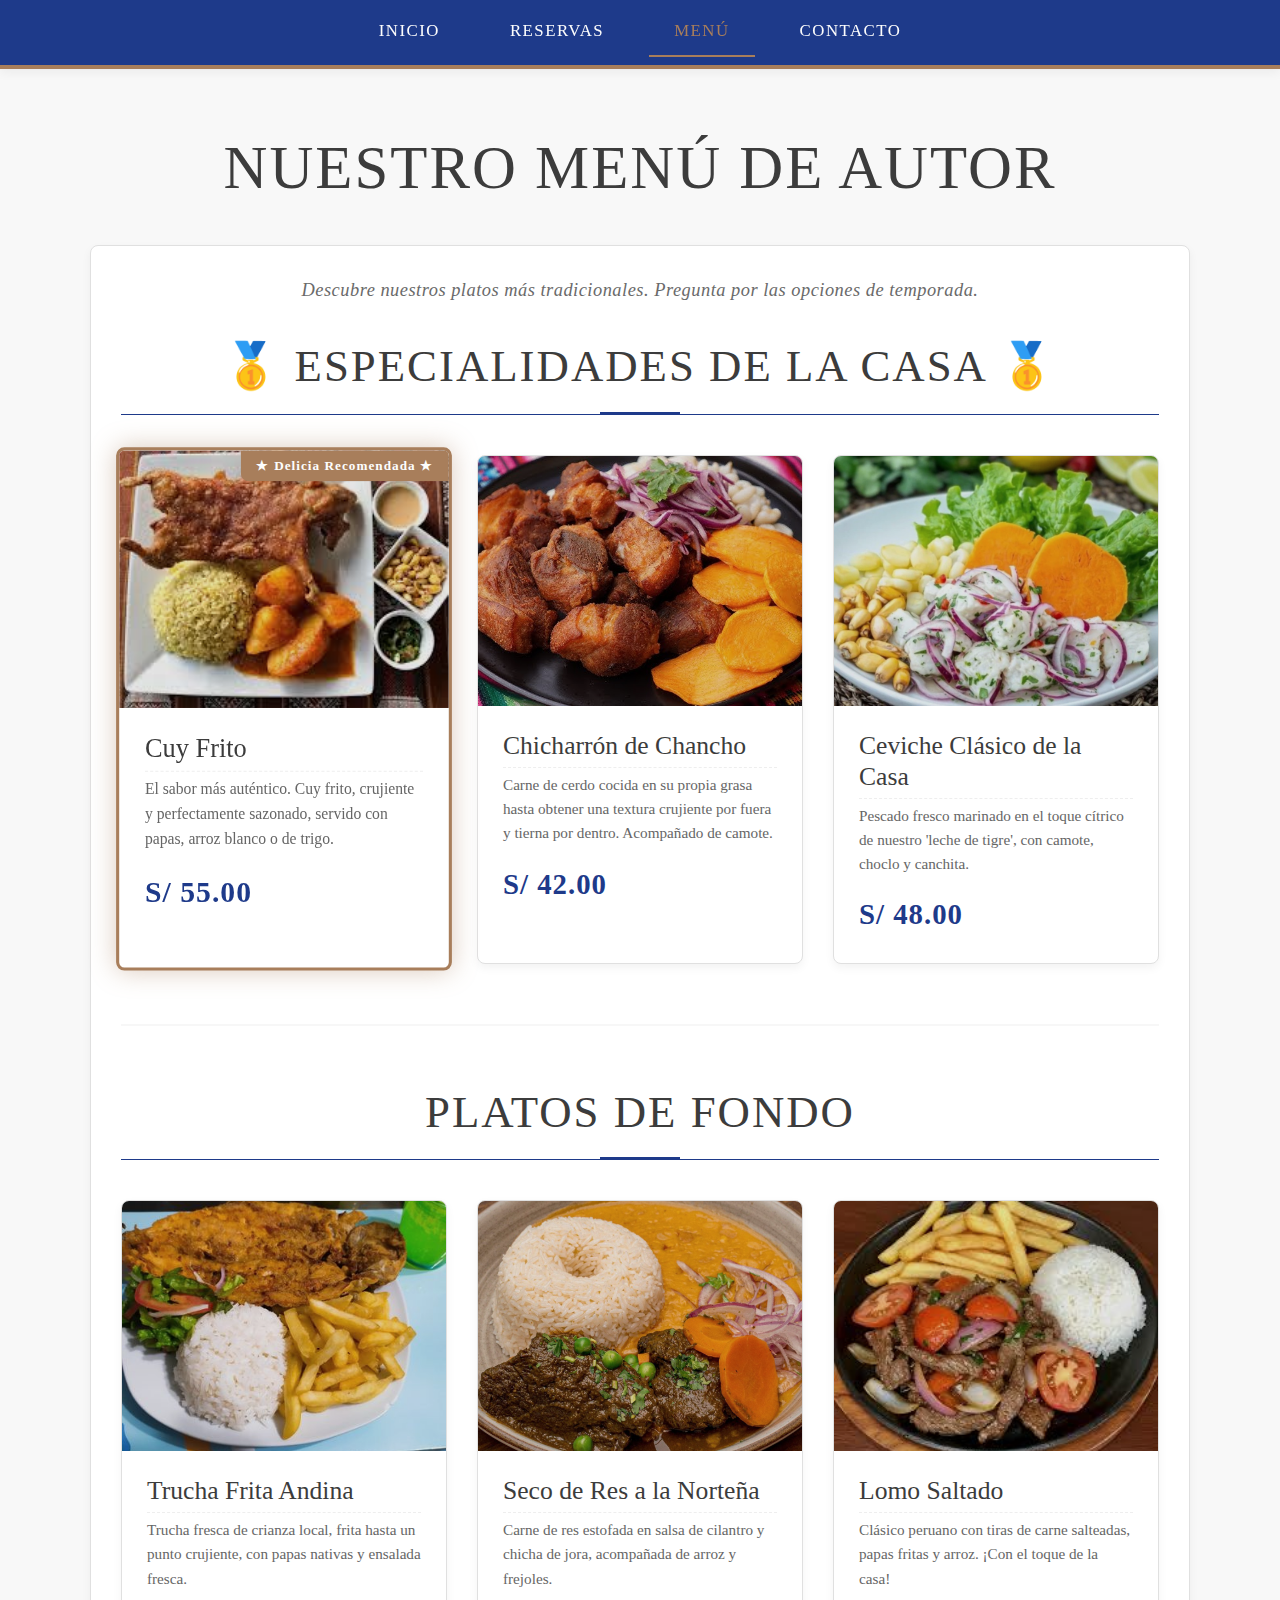
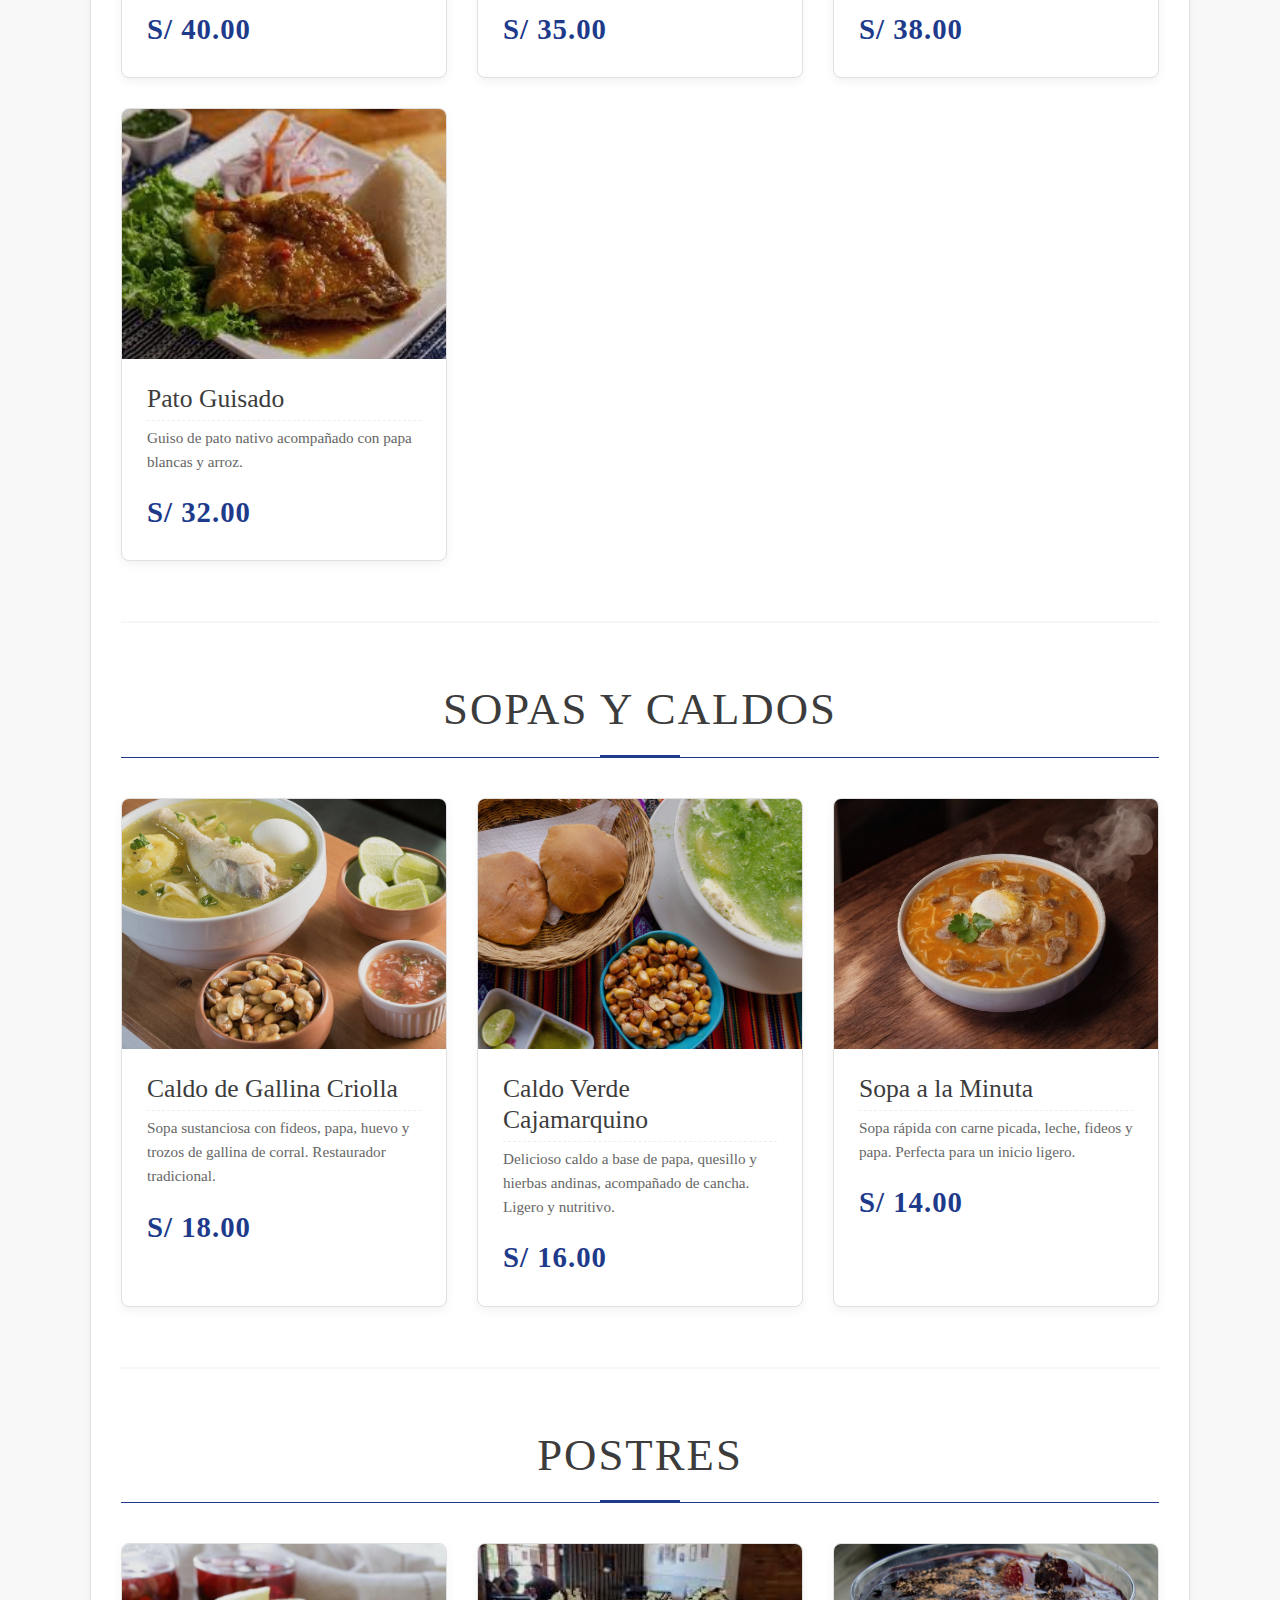
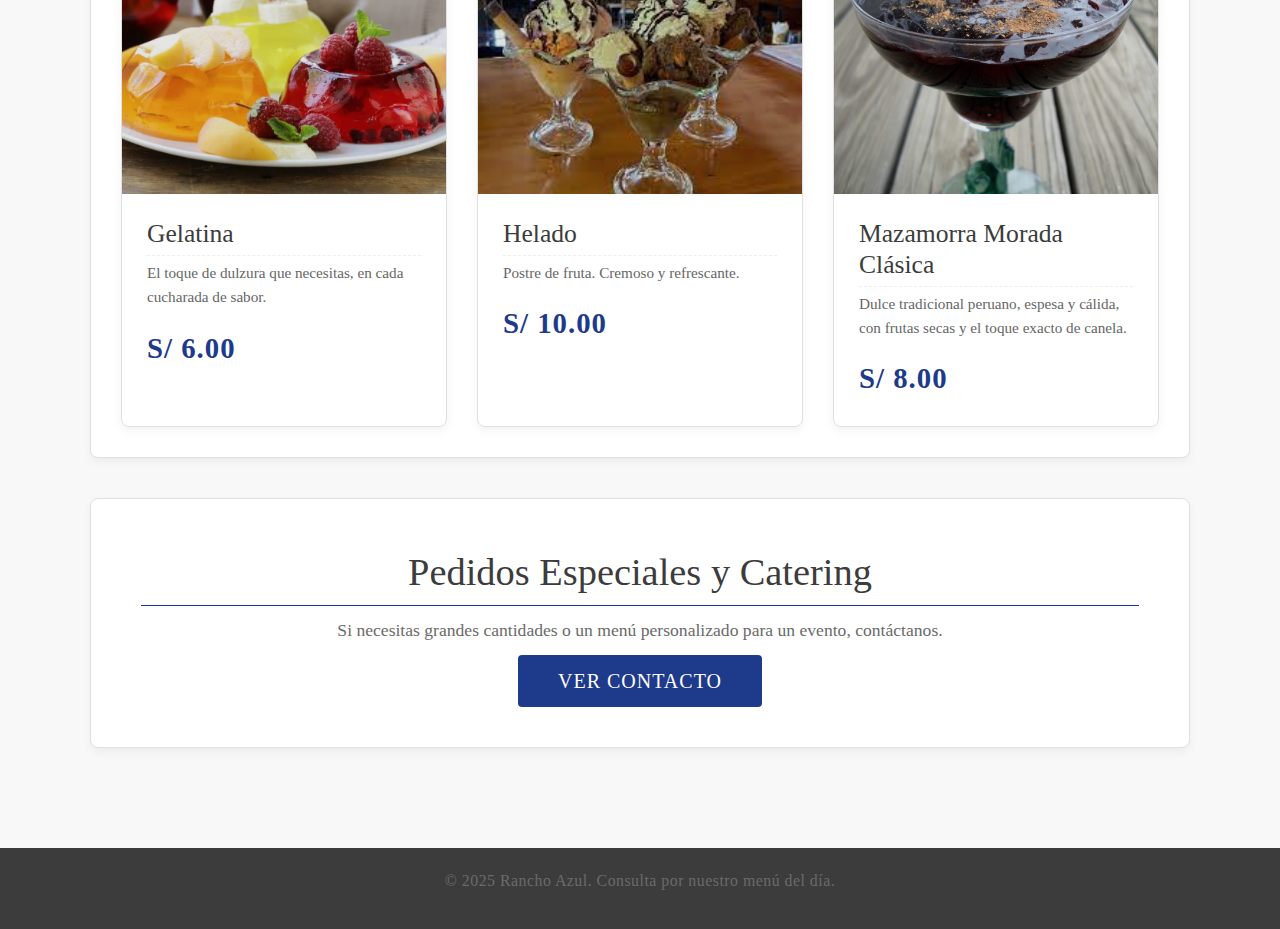
<file: menu.html>
<!DOCTYPE html>
<html lang="es">
<head>
    <meta charset="UTF-8">
    <meta name="viewport" content="width=device-width, initial-scale=1.0">
    <title>Rancho Azul - Menú</title>
    
    <link href="https://cdn.jsdelivr.net/npm/bootstrap@5.3.3/dist/css/bootstrap.min.css" rel="stylesheet" integrity="sha384-QWTKZyjpPEjISv5WaRU9OFeRpok6YctnYmDr5pNlyT2bRjXh0JMhjY6hW+ALEwIH" crossorigin="anonymous">

    <link rel="stylesheet" href="styles.css"> 
</head>
<body>

<nav class="navbar navbar-expand-lg navbar-dark">
    <div class="container-fluid nav-content">
        <ul class="navbar-nav mb-2 mb-lg-0">
            <li class="nav-item"><a class="nav-link" href="index.html">Inicio</a></li> 
            <li class="nav-item"><a class="nav-link" href="reservas.html">Reservas</a></li> 
            <li class="nav-item"><a class="nav-link active" href="menu.html">Menú</a></li>
            <li class="nav-item"><a class="nav-link" href="contacto.html">Contacto</a></li>
        </ul>
    </div>
</nav>

<main>
    <div class="container-principal">
        
        <h1 class="page-title">Nuestro Menú de Autor</h1> 
        
        <div class="menu-grid-wrapper card-info">
            <p class="reservas-intro-text" style="text-align: center;">
                Descubre nuestros platos más tradicionales. Pregunta por las opciones de temporada.
            </p>
            
            
            <h2 class="menu-category-title">🥇 Especialidades de la Casa 🥇</h2>
            
            <div class="menu-grid">
                
                <div class="menu-item-card star-dish">
                    <img src="IMG/cuy.png" alt="Cuy Frito" class="menu-item-image"> 
                    <div class="item-details">
                        <h3>Cuy Frito</h3>
                        <p>El sabor más auténtico. Cuy frito, crujiente y perfectamente sazonado, servido con papas, arroz blanco o de trigo.</p>
                        <span class="item-price">S/ 55.00</span>
                    </div>
                </div>

                <div class="menu-item-card">
                    <img src="IMG/chicharon.jpg" alt="Chicharrón de Chancho" class="menu-item-image">
                    <div class="item-details">
                        <h3>Chicharrón de Chancho</h3>
                        <p>Carne de cerdo cocida en su propia grasa hasta obtener una textura crujiente por fuera y tierna por dentro. Acompañado de camote.</p>
                        <span class="item-price">S/ 42.00</span>
                    </div>
                </div>
                
                <div class="menu-item-card">
                    <img src="IMG/ceve.jpg" alt="Ceviche Clásico" class="menu-item-image"> 
                    <div class="item-details">
                        <h3>Ceviche Clásico de la Casa</h3>
                        <p>Pescado fresco marinado en el toque cítrico de nuestro 'leche de tigre', con camote, choclo y canchita.</p>
                        <span class="item-price">S/ 48.00</span>
                    </div>
                </div> 
                
            </div>
            
            <hr style="margin: 60px 0; border-top: 2px solid var(--color-border-light);">


            <h2 class="menu-category-title">Platos de Fondo</h2>
            
            <div class="menu-grid">
                
                <div class="menu-item-card">
                    <img src="IMG/trucha.jpg" alt="Trucha Frita" class="menu-item-image"> 
                    <div class="item-details">
                        <h3>Trucha Frita Andina</h3>
                        <p>Trucha fresca de crianza local, frita hasta un punto crujiente, con papas nativas y ensalada fresca.</p>
                        <span class="item-price">S/ 40.00</span>
                    </div>
                </div>
                
                <div class="menu-item-card">
                    <img src="IMG/res.jpg" alt="Seco de Res" class="menu-item-image">
                    <div class="item-details">
                        <h3>Seco de Res a la Norteña</h3>
                        <p>Carne de res estofada en salsa de cilantro y chicha de jora, acompañada de arroz y frejoles.</p>
                        <span class="item-price">S/ 35.00</span>
                    </div>
                </div>
                
                <div class="menu-item-card">
                    <img src="IMG/lomo.jpg" alt="Lomo Saltado" class="menu-item-image">
                    <div class="item-details">
                        <h3>Lomo Saltado</h3>
                        <p>Clásico peruano con tiras de carne salteadas, papas fritas y arroz. ¡Con el toque de la casa!</p>
                        <span class="item-price">S/ 38.00</span>
                    </div>
                </div>
                
                <div class="menu-item-card">
                    <img src="IMG/pato.jpg" alt="Pato Guisado" class="menu-item-image">
                    <div class="item-details">
                        <h3>Pato Guisado</h3>
                        <p>Guiso de pato nativo acompañado con papa blancas y arroz.</p>
                        <span class="item-price">S/ 32.00</span>
                    </div>
                </div>
                </div>
            
            <hr style="margin: 60px 0; border-top: 2px solid var(--color-border-light);">


            <h2 class="menu-category-title">Sopas y Caldos</h2>

            <div class="menu-grid">

                <div class="menu-item-card">
                    <img src="IMG/caldo.jpg" alt="Caldo de Gallina" class="menu-item-image">
                    <div class="item-details">
                        <h3>Caldo de Gallina Criolla</h3>
                        <p>Sopa sustanciosa con fideos, papa, huevo y trozos de gallina de corral. Restaurador tradicional.</p>
                        <span class="item-price">S/ 18.00</span>
                    </div>
                </div>
                
                <div class="menu-item-card">
                    <img src="IMG/verde.jpg" alt="Caldo Verde" class="menu-item-image">
                    <div class="item-details">
                        <h3>Caldo Verde Cajamarquino</h3>
                        <p>Delicioso caldo a base de papa, quesillo y hierbas andinas, acompañado de cancha. Ligero y nutritivo.</p>
                        <span class="item-price">S/ 16.00</span>
                    </div>
                </div>
                
                <div class="menu-item-card">
                    <img src="IMG/minuta.jpg" alt="Sopa a la Minuta" class="menu-item-image">
                    <div class="item-details">
                        <h3>Sopa a la Minuta</h3>
                        <p>Sopa rápida con carne picada, leche, fideos y papa. Perfecta para un inicio ligero.</p>
                        <span class="item-price">S/ 14.00</span>
                    </div>
                </div>

            </div>
            
            <hr style="margin: 60px 0; border-top: 2px solid var(--color-border-light);">
            
            
            <h2 class="menu-category-title">Postres</h2>

            <div class="menu-grid">

                <div class="menu-item-card">
                    <img src="IMG/gelatina.jpg" alt="Gelatina" class="menu-item-image">
                    <div class="item-details">
                        <h3>Gelatina</h3>
                        <p>El toque de dulzura que necesitas, en cada cucharada de sabor.</p>
                        <span class="item-price">S/ 6.00</span>
                    </div>
                </div>

                <div class="menu-item-card">
                    <img src="IMG/helado.jpg" alt="Helado" class="menu-item-image">
                    <div class="item-details">
                        <h3>Helado</h3>
                        <p>Postre de fruta. Cremoso y refrescante.</p>
                        <span class="item-price">S/ 10.00</span>
                    </div>
                </div>
                
                <div class="menu-item-card">
                    <img src="IMG/maza.jpg" alt="Mazamorra" class="menu-item-image"> 
                    <div class="item-details">
                        <h3>Mazamorra Morada Clásica</h3>
                        <p>Dulce tradicional peruano, espesa y cálida, con frutas secas y el toque exacto de canela.</p>
                        <span class="item-price">S/ 8.00</span>
                    </div>
                </div>
                
            </div>
        </div>
        
        <section class="card-info about-us-full-width" style="text-align: center; margin-top: 30px;">
            <h2 class="about-us-title" style="margin-bottom: 10px;">Pedidos Especiales y Catering</h2>
            <p style="margin-bottom: 20px;">Si necesitas grandes cantidades o un menú personalizado para un evento, contáctanos.</p>
            <a href="contacto.html" class="cta-button btn-info" style="margin-top:20px;">Ver Contacto</a> 
        </section>
        
    </div>
</main>

<footer>
    <p>&copy; 2025 Rancho Azul. Consulta por nuestro menú del día.</p>
</footer>

<script src="https://cdn.jsdelivr.net/npm/bootstrap@5.3.3/dist/js/bootstrap.bundle.min.js" integrity="sha384-YvpcrYf0tY3lHB60NNkmXc5s9fDVZLESaAA55NDzOxhy9GkcIdslK1eN7N6jIeHz" crossorigin="anonymous"></script>

</body>
</html>
</file>
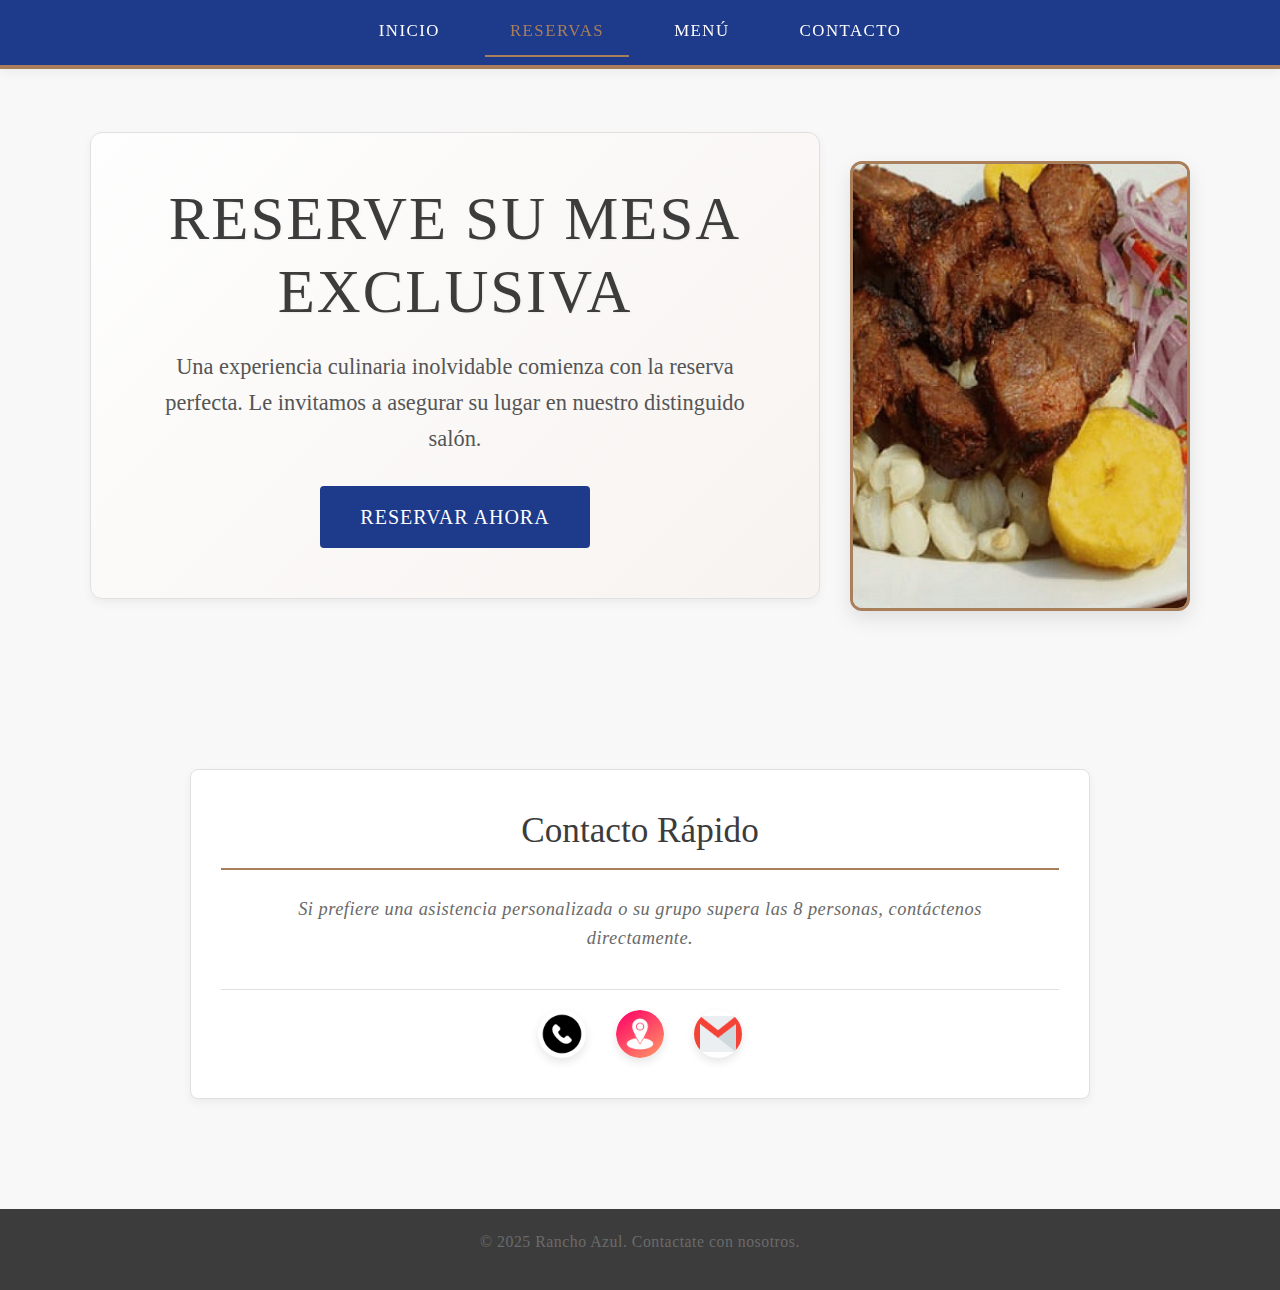
<file: reservas.html>
<!DOCTYPE html>
<html lang="es">
<head>
    <meta charset="UTF-8">
    <meta name="viewport" content="width=device-width, initial-scale=1.0">
    <title>Rancho Azul - Reservas</title>
    
    <link href="https://cdn.jsdelivr.net/npm/bootstrap@5.3.3/dist/css/bootstrap.min.css" rel="stylesheet" integrity="sha384-QWTKZyjpPEjISv5WaRU9OFeRpok6YctnYmDr5pNlyT2bRjXh0JMhjY6hW+ALEwIH" crossorigin="anonymous">
    
    <link rel="stylesheet" href="styles.css"> 
</head>
<body>

<nav class="navbar navbar-expand-lg navbar-dark">
    <div class="container-fluid nav-content">
        <ul class="navbar-nav mb-2 mb-lg-0">
            <li class="nav-item"><a class="nav-link" href="index.html">Inicio</a></li> 
            <li class="nav-item"><a class="nav-link active" href="reservas.html">Reservas</a></li> 
            <li class="nav-item"><a class="nav-link" href="menu.html">Menú</a></li>
            <li class="nav-item"><a class="nav-link" href="contacto.html">Contacto</a></li>
        </ul>
    </div>
</nav>

<main>
    <section id="reservas-hero" class="hero-content-wrapper container-principal">
        <div class="hero-section card-info">
            <h1>Reserve su Mesa Exclusiva</h1>
            <p>Una experiencia culinaria inolvidable comienza con la reserva perfecta. Le invitamos a asegurar su lugar en nuestro distinguido salón.</p>
            <button id="open-modal-btn" class="cta-button btn-info">Reservar Ahora</button>
        </div>
    
        <div class="image-carousel-wrapper">
            <div class="carousel-container">
                <img src="IMG/asu.jpg" alt="Plato gourmet en ambiente de lujo" class="carousel-image">
                <img src="IMG/chactado.jpg" alt="Copa de vino y mesa elegantemente puesta" class="carousel-image">
            </div>
        </div>
    </section>

    <div class="container-principal">
        <div class="card-info card-reservas">
            <h2>Contacto Rápido</h2>
            <p class="reservas-intro-text">
                Si prefiere una asistencia personalizada o su grupo supera las 8 personas, contáctenos directamente.
            </p>
            
            <div class="social-links-reservas">
                <a href="https://wa.me/51937350530?text=Hola,%20quisiera%20hacer%20una%20reserva%20en%20Rancho%20Azul." target="_blank" class="social-icon whatsapp-icon">
                    <img src="IMG/llamar.png" alt="WhatsApp/Teléfono" class="icon"> 
                </a>
                <a href="https://maps.google.com/?cid=16145937123755773283&g_mp=CiVnb29nbGUubWFwcy5wbGFjZXMudjEuUGxhY2VzLkdldFBsYWNl" target="_blank" class="social-icon map-icon">
                    <img src="IMG/ubicacion.png" alt="Google Maps" class="icon"> 
                </a>
                <a href="mailto:ventas.ranchoazul@gmail.com" target="_blank" class="social-icon gmail-icon">
                    <img src="IMG/gmail.png" alt="Gmail" class="icon"> 
                </a>
            </div>
        </div>
    </div>
</main>

<div id="reservation-modal" class="modal hidden">
    <div id="modal-backdrop" class="modal-backdrop"></div>
    
    <div class="modal-content">
        <span id="close-modal-btn" class="close-btn">×</span>
        
        <h2>Confirmación de Reserva</h2>
        
        <form id="reservation-form-modal" action="#" method="POST" class="reservation-form">
            
            <div class="availability-section">
                <h3>Buscar Disponibilidad</h3>
                
                <div class="availability-row">
                    
                    <div class="form-group">
                        <label for="fecha" class="form-label">Fecha:</label>
                        <input type="date" id="fecha" name="fecha" class="form-control" required>
                    </div>

                    <div class="form-group">
                        <label for="hora" class="form-label">Hora:</label>
                        <input type="time" id="hora" name="hora" class="form-control" required min="12:00" max="22:00">
                    </div>

                    <div class="form-group">
                        <label for="clientes" class="form-label">Personas:</label>
                        <input type="number" id="clientes" name="clientes" class="form-control" min="1" max="10" required>
                    </div>
                    
                    <button type="button" id="check-availability-btn" class="btn btn-primary check-availability-button">
                        Comprobar
                    </button>
                </div>
            </div>

            <div id="status-message" style="margin-top: 15px; padding: 10px; background-color: #e9ecef; border-radius: 4px; text-align: center;">
                Presiona "Comprobar" para verificar mesas.
            </div>
            <div id="error-message" class="hidden"></div>
            
            <div id="personal-data-section" class="hidden"> 
                
                <div style="margin-top: 20px;">
                    <h3>Datos Personales</h3>
                </div>

                <div class="form-group">
                    <label for="nombre" class="form-label">Nombre Completo:</label>
                    <input type="text" id="nombre" name="nombre" class="form-control" required>
                </div>
                
                <div class="form-group">
                    <label for="email" class="form-label">Correo Electrónico:</label>
                    <input type="email" id="email" name="email" class="form-control" required>
                </div>

                <div class="form-group">
                    <label for="telefono" class="form-label">Teléfono / WhatsApp:</label>
                    <input type="tel" id="telefono" name="telefono" class="form-control" required>
                </div>

                <button type="submit" class="btn btn-info submit-button">
                    Confirmar Reserva
                </button>
            </div>
            
        </form>
    </div>
</div>

<footer>
    <p>© 2025 Rancho Azul. Contactate con nosotros.</p>
</footer>

<script src="https://cdn.jsdelivr.net/npm/bootstrap@5.3.3/dist/js/bootstrap.bundle.min.js" integrity="sha384-YvpcrYf0tY3lHB60NNkmXc5s9fDVZLESaAA55NDzOxhy9GkcIdslK1eN7N6jIeHz" crossorigin="anonymous"></script>

<script>
document.addEventListener('DOMContentLoaded', function() {
    
    // =========================================
    // DECLARACIÓN DE ELEMENTOS DEL DOM
    // =========================================
    const modal = document.getElementById('reservation-modal');
    
    if (modal) {
        
        const body = document.body;
        const openModalBtn = document.getElementById('open-modal-btn');
        const closeModalBtn = document.getElementById('close-modal-btn');
        const modalBackdrop = document.getElementById('modal-backdrop');
        
        const checkAvailabilityButton = document.getElementById('check-availability-btn'); 
        const statusMessage = document.getElementById('status-message');
        const errorMessage = document.getElementById('error-message');
        const personalDataSection = document.getElementById('personal-data-section'); 
        const reservationForm = document.getElementById('reservation-form-modal');
        const fechaInput = document.getElementById('fecha');

        // Establecer la fecha mínima de forma elegante (hoy)
        const today = new Date().toISOString().split('T')[0];
        fechaInput.setAttribute('min', today);


        // =========================================
        // MANEJO DEL MODAL
        // =========================================
        function openModal() {
            modal.classList.remove('hidden');
            body.classList.add('modal-open'); 
            
            // Restablecer el estado inicial del formulario
            if (statusMessage) {
                statusMessage.textContent = 'Presiona "Comprobar" para verificar mesas.';
                statusMessage.className = 'alert'; // Usa una clase base para darle estilo consistente
                statusMessage.style.backgroundColor = '#e9ecef'; 
                statusMessage.style.color = '#495057'; 
                statusMessage.classList.remove('hidden'); 
            }
            
            if (errorMessage) {
                errorMessage.classList.add('hidden');
            }
            if (personalDataSection) {
                personalDataSection.classList.add('hidden');
            }
            
            if (reservationForm) {
                reservationForm.reset();
            }
        }

        function closeModal() {
            modal.classList.add('hidden');
            body.classList.remove('modal-open');
        }

        if (openModalBtn) {
            openModalBtn.addEventListener('click', function(e) {
                e.preventDefault(); 
                openModal();
            });
        }
        if (closeModalBtn) {
            closeModalBtn.addEventListener('click', closeModal);
        }
        if (modalBackdrop) {
            modalBackdrop.addEventListener('click', closeModal);
        }
        document.addEventListener('keydown', function(event) {
            if (event.key === "Escape" && !modal.classList.contains('hidden')) {
                closeModal();
            }
        });

        // =========================================
        // LÓGICA DE SIMULACIÓN DE DISPONIBILIDAD
        // =========================================
        if (checkAvailabilityButton) {
            checkAvailabilityButton.addEventListener('click', function(e) {
                e.preventDefault(); 
                
                statusMessage.classList.add('hidden');
                errorMessage.classList.add('hidden');
                personalDataSection.classList.add('hidden'); 
    
                const hora = document.getElementById('hora').value;
                const fechaInput = fechaInput.value;
                const clientes = parseInt(document.getElementById('clientes').value);
    
                if (!hora || !fechaInput || isNaN(clientes) || clientes < 1) {
                    errorMessage.textContent = '⛔ Por favor, introduce la fecha, hora y un número de personas válido (mínimo 1).';
                    errorMessage.style.backgroundColor = '#f8d7da';
                    errorMessage.style.color = '#721c24';
                    errorMessage.classList.remove('hidden');
                    return;
                }
    
                const fecha = new Date(fechaInput + 'T00:00:00'); 
                const dayOfWeek = fecha.getUTCDay(); // 0 = Domingo, 6 = Sábado
                const isWeekend = (dayOfWeek === 0 || dayOfWeek === 6);
                
                // --- Lógica de Simulación Mejorada ---
                let available = true;
                let message = '';

                if (clientes > 8) {
                    available = false;
                    message = '❌ Lo sentimos, para grupos de más de 8 personas, por favor contáctanos directamente.';
                } else if (isWeekend && hora >= '20:30') {
                    available = false;
                    message = '❌ La hora de 20:30 o posterior en fin de semana está completamente reservada.';
                } else if (clientes <= 2 && hora === '19:00') {
                    // Simulación de una hora con alta demanda
                    available = false;
                    message = '❌ La mesa para 2 a las 19:00 está reservada. Prueba con 18:30 o 20:00.';
                }
                
                if (!available) {
                    errorMessage.textContent = message;
                    errorMessage.style.backgroundColor = '#f8d7da';
                    errorMessage.style.color = '#721c24';
                    errorMessage.classList.remove('hidden');
                } else {
                    statusMessage.classList.remove('hidden');
                    statusMessage.textContent = '✅ ¡Disponibilidad Confirmada! Completa tus datos para finalizar la reserva.';
                    statusMessage.style.backgroundColor = '#d4edda'; 
                    statusMessage.style.color = '#155724'; 
                    
                    personalDataSection.classList.remove('hidden'); 
                }
            });
        }
        
        // =========================================
        // LÓGICA DE SIMULACIÓN DE CONFIRMACIÓN DE RESERVA
        // =========================================
        if (reservationForm) {
            reservationForm.addEventListener('submit', function(e) {
                e.preventDefault(); 
                
                statusMessage.classList.add('hidden');
                errorMessage.classList.add('hidden');
                personalDataSection.classList.add('hidden');

                // Simular el envío de datos al servidor (Aquí iría AJAX)
                const nombre = document.getElementById('nombre').value;

                // Mostrar mensaje de éxito en la página
                const successMsgContainer = document.querySelector('.card-reservas');
                if (successMsgContainer) {
                    successMsgContainer.innerHTML = `
                        <div style="padding: 40px; text-align: center;">
                            <h2>🎉 ¡Reserva Exitosa!</h2>
                            <p style="font-size: 1.2em; color: #155724;">
                                Gracias, **${nombre}**. Su mesa ha sido reservada.
                            </p>
                            <p>Recibirá una confirmación detallada por correo electrónico pronto.</p>
                            <button onclick="window.location.href='index.html'" class="btn-secondary-elegant cta-button" style="margin-top: 20px;">
                                Volver al Inicio
                            </button>
                        </div>
                    `;
                }
                
                closeModal(); // Cierra el modal, el mensaje de éxito se muestra en la página principal
                
            });
        }
    } 
});
</script>

</body>
</html>
</file>
<file: styles.css>
/* ========================================================= */
/* 0. UTILITIES & BASE (Elegante) */
/* ========================================================= */
:root {
    /* Paleta de colores Elegante */
    --color-primary: #3c3c3c; /* Gris carbón profundo (Headers/Texto principal) */
    --color-secondary: #a87e5b; /* Dorado/Bronce suave (Acento principal) */
    --color-accent: #1e3a8a; /* Azul medianoche (Para botones de acción y AHORA el NAV) */
    --color-text-dark: #444;
    --color-text-light: #fdfdfd;
    --color-background-light: #f8f8f8; /* Gris muy claro, casi blanco */
    --color-card-background: #ffffff;
    --color-border-light: #e0e0e0;
    --color-success: #28a745;
    --color-error: #dc3545;

    /* Sombras y Elevación */
    --shadow-subtle: 0 4px 10px rgba(0, 0, 0, 0.05);
    --shadow-elegant: 0 8px 20px rgba(0, 0, 0, 0.1);

    /* Transiciones */
    --transition-fast: all 0.2s ease-in-out;
    --transition-slow: all 0.4s cubic-bezier(0.25, 0.8, 0.25, 1);
}

* {
    margin: 0;
    padding: 0;
    box-sizing: border-box;
}

body {
    font-family: 'Georgia', serif; /* Tipografía más clásica */
    color: var(--color-text-dark);
    background-color: var(--color-background-light);
    line-height: 1.6;
    min-height: 100vh;
    display: flex;
    flex-direction: column;
}

/* Oculta elementos pero mantiene el espacio para accesibilidad */
.visually-hidden {
    position: absolute;
    width: 1px;
    height: 1px;
    margin: -1px;
    padding: 0;
    overflow: hidden;
    clip: rect(0, 0, 0, 0);
    border: 0;
}

.hidden {
    display: none !important;
}

/* Bloquea el scroll del fondo cuando el modal está abierto */
.modal-open {
    overflow: hidden !important;
    padding-right: 17px; /* Para compensar la barra de scroll */
}

/* ========================================================= */
/* 1. TYPOGRAPHY (Elegante) */
/* ========================================================= */

h1 {
    font-family: 'Palatino Linotype', 'Book Antiqua', Palatino, serif; /* Fuente serif clásica */
    font-size: 3.8em;
    font-weight: 400; /* Más delgado */
    color: var(--color-primary);
    margin-bottom: 25px;
    letter-spacing: 2px;
    text-transform: uppercase;
    text-align: center;
}

h2 {
    font-family: 'Palatino Linotype', 'Book Antiqua', Palatino, serif;
    font-size: 2.4em;
    font-weight: 500;
    color: var(--color-primary);
    margin-bottom: 20px;
    text-align: center;
    border-bottom: 1px solid var(--color-accent); /* Línea de acento sutil */
    padding-bottom: 10px;
}

h3 {
    font-family: 'Georgia', serif;
    font-size: 1.7em;
    font-weight: 400;
    color: var(--color-primary);
    margin-bottom: 15px;
}

p {
    font-size: 1.1em;
    margin-bottom: 1em;
    color: #6a6a6a;
}

/* ========================================================= */
/* 2. LAYOUT & CONTAINERS (Elegante) */
/* ========================================================= */

main {
    margin-top: 72px; /* Espacio para la barra de navegación fija */
}

.container-principal {
    flex: 1;
    width: 90%;
    max-width: 1100px;
    margin: 40px auto; /* Reducido el margen superior ya que lo gestiona 'main' */
    padding: 20px 0;
}

.card-info {
    background-color: var(--color-card-background);
    border-radius: 8px; /* Bordes ligeramente más suaves */
    padding: 50px;
    box-shadow: var(--shadow-subtle);
    margin-bottom: 40px;
    transition: var(--transition-slow);
    border: 1px solid var(--color-border-light);
}

.card-info:hover {
    box-shadow: var(--shadow-elegant);
    transform: translateY(-2px);
}

/* ========================================================= */
/* 3. NAVIGATION (Elegante) */
/* ========================================================= */

.navbar {
    /* ----------------------------------------------------- */
    /* CAMBIO APLICADO AQUÍ: Usamos --color-accent (Azul Medianoche) */
    background-color: var(--color-accent) !important; 
    /* ----------------------------------------------------- */
    position: fixed;
    top: 0;
    left: 0;
    width: 100%;
    z-index: 1030;
    box-shadow: var(--shadow-subtle);
    border-bottom: 4px solid var(--color-secondary); /* Acento dorado */
}

.navbar-nav {
    display: flex;
    justify-content: center;
    width: 100%;
}

.navbar-nav .nav-item {
    margin: 0 10px;
}

.navbar-nav .nav-link {
    color: var(--color-text-light) !important;
    font-weight: 400;
    font-size: 1.05em;
    padding: 10px 25px !important;
    border-radius: 0;
    transition: var(--transition-slow);
    letter-spacing: 1.5px;
    text-transform: uppercase;
    border-bottom: 2px solid transparent;
}

.navbar-nav .nav-link:hover {
    background-color: transparent !important;
    color: var(--color-secondary) !important;
    border-bottom: 2px solid var(--color-secondary);
}

.navbar-nav .nav-link.active {
    background-color: transparent !important;
    color: var(--color-secondary) !important;
    border-bottom: 2px solid var(--color-secondary);
}

/* ========================================================= */
/* 4. BOTONES & CTA (Elegante) */
/* ========================================================= */

.cta-button {
    font-family: 'Georgia', serif;
    font-size: 1.25rem;
    padding: 15px 40px;
    border-radius: 4px;
    font-weight: 500;
    letter-spacing: 1px;
    text-transform: uppercase;
    border: none;
    cursor: pointer;
}

/* Clase principal para botones de acción (Azul Medianoche) */
.btn-info {
    background-color: var(--color-accent) !important;
    border-color: var(--color-accent) !important;
    color: var(--color-text-light) !important;
    transition: var(--transition-fast);
}

.btn-info:hover,
.btn-info:focus,
.btn-info:active {
    background-color: #152c77 !important; /* Azul más oscuro */
    border-color: #152c77 !important;
    box-shadow: 0 5px 15px rgba(30, 58, 138, 0.4) !important;
    transform: translateY(-2px);
}

/* Botones con acento (Dorado/Bronce) */
.btn-secondary-elegant {
    background-color: var(--color-secondary) !important;
    border-color: var(--color-secondary) !important;
    color: var(--color-text-light) !important;
    transition: var(--transition-fast);
}

.btn-secondary-elegant:hover {
    background-color: #926a4c !important;
    border-color: #926a4c !important;
    box-shadow: 0 4px 10px rgba(168, 126, 91, 0.4);
    transform: translateY(-2px);
}


/* ========================================================= */
/* 4.1 SECCIÓN HERO - PÁGINA DE INICIO (INDEX) */
/* ========================================================= */

.hero-section-index {
    position: relative;
    height: 80vh; /* Altura generosa para el impacto */
    min-height: 550px;
    margin-top: 0; /* Ya gestionado por 'main' */
    display: flex;
    align-items: center;
    justify-content: center;
    text-align: center;
    
    background-image: url('IMG/image_ef7179.png'); 
    background-size: cover;
    background-position: center 60%;
    background-attachment: fixed; /* Efecto Parallax sutil */
    box-shadow: 0 10px 30px rgba(0, 0, 0, 0.3);
}

.hero-overlay {
    position: absolute;
    top: 0;
    left: 0;
    width: 100%;
    height: 100%;
    background-color: rgba(60, 60, 60, 0.55); /* Capa gris oscuro semitransparente */
    backdrop-filter: blur(2px); /* Desenfoque muy sutil del fondo */
    display: flex;
    align-items: center;
    justify-content: center;
}

.hero-text-content {
    color: var(--color-text-light);
    max-width: 900px;
    padding: 20px;
}

.hero-text-content h1 {
    font-size: 5.5em;
    color: var(--color-text-light);
    text-shadow: 0 4px 10px rgba(0, 0, 0, 0.8);
    margin-bottom: 10px;
    letter-spacing: 5px;
}

.hero-text-content .tagline {
    font-size: 2em;
    font-family: 'Palatino Linotype', serif;
    font-style: italic;
    color: #f0f0f0;
    margin-bottom: 40px;
    text-shadow: 0 2px 5px rgba(0, 0, 0, 0.6);
}

.hero-text-content .cta-group .cta-button {
    font-size: 1.4rem;
    padding: 18px 50px;
    background-color: var(--color-accent) !important; /* Usar Dorado para el CTA principal */
    border-color: var(--color-accent) !important;
    box-shadow: 0 5px 20px rgba(30, 58, 138, 0.6);
}
.hero-text-content .cta-group .cta-button:hover {
    background-color: #152c77 !important; 
    border-color: #152c77 !important;
}

/* --- ESTILOS ADICIONALES PARA LA INTRODUCCIÓN (INDEX) --- */
.intro-section {
    max-width: 900px;
    margin-top: -80px; /* Elevar la tarjeta por encima de la sección Hero */
    position: relative;
    z-index: 50;
    padding: 40px 60px;
}

.intro-section .lead-text {
    font-size: 1.3em;
    font-style: italic;
    max-width: 750px;
    margin: 20px auto 30px auto;
}

.elegant-quote {
    font-style: italic;
    font-size: 1.1em;
    color: var(--color-secondary);
    border-left: 5px solid var(--color-secondary);
    padding-left: 15px;
    margin: 30px auto 0;
    max-width: 600px;
    text-align: left;
}

/* ========================================================= */
/* 4.2 SECCIÓN HERO Y CARRUSEL - PÁGINA DE RESERVAS */
/* ========================================================= */

.hero-content-wrapper { /* Clase utilizada en reservas.html */
    display: flex;
    align-items: center;
    gap: 30px;
    margin-bottom: 40px;
    flex-wrap: wrap;
}

.hero-section {
    flex: 2;
    min-width: 350px;
    padding: 50px 30px;
    background: linear-gradient(135deg, #fefefe, #f7f3f0); /* Gradiente crema */
    border-radius: 12px;
    box-shadow: var(--shadow-subtle);
    transition: var(--transition-slow);
    display: flex;
    flex-direction: column;
    justify-content: center;
    align-items: center;
    text-align: center;
    border: 1px solid var(--color-border-light);
}

.hero-section:hover {
    transform: scale(1.01);
    box-shadow: var(--shadow-elegant);
}

.hero-section h1 {
    color: var(--color-primary);
    font-size: 3.8em;
    margin-bottom: 20px;
    text-shadow: 1px 1px 2px rgba(0, 0, 0, 0.05);
}

.hero-section p {
    font-size: 1.4em;
    color: #555;
    margin-bottom: 30px;
    max-width: 600px;
}

/* Carrusel de imágenes */
.image-carousel-wrapper {
    flex: 1;
    min-width: 300px;
    height: 450px;
    border-radius: 12px;
    overflow: hidden;
    box-shadow: var(--shadow-elegant);
    position: relative;
    border: 3px solid var(--color-secondary); /* Borde dorado */
}

.carousel-container {
    display: flex;
    width: 200%;
    height: 100%;
    animation: slide-show 15s infinite alternate ease-in-out;
}

.carousel-image {
    width: 50%;
    height: 100%;
    object-fit: cover;
    filter: sepia(10%) brightness(0.9); /* Filtro suave para elegancia y tono */
    transition: filter 0.5s ease;
}

.carousel-image:hover {
    filter: sepia(0%) brightness(1);
}

@keyframes slide-show {
    0% { transform: translateX(0%); }
    45% { transform: translateX(0%); } 
    50% { transform: translateX(-50%); } 
    95% { transform: translateX(-50%); } 
    100% { transform: translateX(-50%); }
}

/* ========================================================= */
/* 5. SECCIÓN RESERVAS & MODAL (Elegante) */
/* ========================================================= */

.card-reservas {
    text-align: center;
    max-width: 900px;
    margin: 50px auto;
    padding: 40px 30px;
}

.card-reservas h2 {
    font-size: 2.2em;
    margin-bottom: 25px;
    padding-bottom: 15px;
    border-bottom: 2px solid var(--color-secondary);
}

.reservas-intro-text {
    font-size: 1.15em;
    color: #6a6a6a;
    margin-bottom: 35px;
    font-style: italic;
    letter-spacing: 0.5px;
    max-width: 700px;
    margin-left: auto;
    margin-right: auto;
}

/* 5.1 ENLACES SOCIALES (Tarjeta de Contacto) */
.social-links-reservas {
    margin-top: 30px;
    padding-top: 20px;
    border-top: 1px solid var(--color-border-light);
    display: flex;
    justify-content: center;
    gap: 30px;
}

.social-icon {
    display: inline-block;
    width: 48px;
    height: 48px;
    border-radius: 50%;
    overflow: hidden;
    transition: transform 0.2s ease-in-out, box-shadow 0.3s ease;
    box-shadow: 0 4px 10px rgba(0, 0, 0, 0.1);
}

.social-icon:hover {
    transform: scale(1.15) rotate(5deg);
    box-shadow: 0 8px 20px rgba(0, 0, 0, 0.2);
}

.social-icon img {
    width: 100%;
    height: 100%;
    display: block;
    object-fit: cover;
}

/* 5.2 Estilos de Formulario (Modal) */
.reservation-form {
    display: flex;
    flex-direction: column;
    gap: 25px;
}

.form-group label {
    font-weight: 500;
    color: var(--color-primary);
    margin-bottom: 8px;
    display: block;
    font-size: 1em;
    letter-spacing: 0.5px;
    text-transform: uppercase;
}

.form-control {
    border-radius: 4px;
    border: 1px solid #ccc;
    padding: 10px 15px;
    font-size: 1em;
    color: var(--color-text-dark);
    transition: var(--transition-fast);
    box-shadow: inset 0 1px 2px rgba(0, 0, 0, 0.05);
}

.form-control:focus {
    border-color: var(--color-secondary);
    box-shadow: 0 0 0 1px var(--color-secondary), inset 0 1px 2px rgba(0, 0, 0, 0.1);
    outline: none;
    background-color: #fffaf7;
}

input[type="number"] {
    -moz-appearance: textfield;
}
input[type="number"]::-webkit-outer-spin-button,
input[type="number"]::-webkit-inner-spin-button {
    -webkit-appearance: none;
    margin: 0;
}

.form-row {
    display: flex;
    gap: 20px;
    flex-wrap: wrap;
}

.form-row .form-group {
    flex: 1;
    min-width: 150px;
}


/* Sección de disponibilidad en el modal */
.availability-section {
    background-color: #f7f3f0; /* Color crema suave */
    padding: 30px;
    border-radius: 8px;
    margin-bottom: 30px;
    box-shadow: var(--shadow-subtle);
    border: 1px solid var(--color-border-light);
}

.availability-section h3 {
    text-align: center;
    color: var(--color-primary);
    margin-bottom: 25px;
    font-size: 1.6em;
    text-transform: uppercase;
    letter-spacing: 1px;
    border-bottom: none;
    padding-bottom: 0;
}

.availability-row {
    display: flex;
    gap: 20px;
    align-items: flex-end;
    flex-wrap: wrap;
}

.availability-row .form-group {
    flex: 1;
    min-width: 140px;
    margin-bottom: 0;
}

/* Botón Comprobar (Dorado) */
.check-availability-button.btn-primary {
    background-color: var(--color-secondary) !important;
    border-color: var(--color-secondary) !important;
    color: var(--color-text-light) !important;
    padding: 12px 25px;
    font-weight: 500;
    border-radius: 4px;
    height: 48px;
    letter-spacing: 1px;
}

.check-availability-button.btn-primary:hover {
    background-color: #926a4c !important;
    border-color: #926a4c !important;
    transform: translateY(-2px);
    box-shadow: 0 4px 10px rgba(168, 126, 91, 0.4);
}

/* Botón de Confirmar Reserva (Azul Medianoche) */
.submit-button.btn-info {
    background-color: var(--color-accent) !important;
    border-color: var(--color-accent) !important;
    width: 100%;
    padding: 18px;
    font-size: 1.2em;
    font-weight: 600;
    border-radius: 4px;
    margin-top: 30px;
}


/* Estilos del Modal */
.modal {
    position: fixed;
    top: 0;
    left: 0;
    width: 100%;
    height: 100%;
    z-index: 1050; 
    display: flex; 
    align-items: center;
    justify-content: center;
    visibility: hidden;
    opacity: 0;
    transition: opacity 0.3s ease, visibility 0.3s ease;
}

.modal:not(.hidden) {
    visibility: visible;
    opacity: 1;
}

.modal-backdrop {
    position: absolute;
    top: 0;
    left: 0;
    width: 100%;
    height: 100%;
    background-color: rgba(0, 0, 0, 0.85);
}

.modal-content {
    background-color: var(--color-card-background);
    padding: 40px;
    border-radius: 8px;
    box-shadow: var(--shadow-elegant);
    position: relative;
    z-index: 1051;
    width: 90%;
    max-width: 700px;
    opacity: 0;
    transform: scale(0.95);
    animation: fadeInScale 0.3s forwards; 
    border: 3px solid var(--color-secondary);
}

.close-btn {
    position: absolute;
    top: 15px;
    right: 25px;
    font-size: 32px;
    font-weight: 300;
    color: var(--color-primary);
    cursor: pointer;
    transition: color 0.2s;
}

.close-btn:hover,
.close-btn:focus {
    color: var(--color-secondary);
}

@keyframes fadeInScale {
    to {
        opacity: 1;
        transform: scale(1);
    }
}


/* Mensajes de estado y error */
#status-message, #error-message {
    padding: 18px;
    margin-top: 25px;
    border-radius: 4px;
    font-size: 1.1em;
    font-weight: 500;
    text-align: center;
    border: 1px solid;
    animation: fadeIn 0.5s ease-out;
    background-color: #fff;
    box-shadow: var(--shadow-subtle);
}

#status-message:not(.alert-success) {
    color: #1e6438;
    border-color: #c2e6cb;
    background-color: #d4edda;
}

#error-message:not(.alert-danger) {
    color: #8a2f32;
    border-color: #f5c6cb;
    background-color: #f8d7da;
}

@keyframes fadeIn {
    from { opacity: 0; transform: translateY(-10px); }
    to { opacity: 1; transform: translateY(0); }
}

/* ========================================================= */
/* 5.3 GALERÍA DE IMÁGENES DE LUJO (INDEX) - OPTIMIZADO */
/* ========================================================= */
.gallery-title {
    margin-top: 60px;
    margin-bottom: 40px;
}

.elegant-gallery-grid {
    display: grid;
    grid-template-columns: repeat(3, 1fr); 
    grid-auto-rows: 250px;
    gap: 15px;
    margin-bottom: 50px;
}

.gallery-item {
    position: relative;
    overflow: hidden;
    border-radius: 8px;
    box-shadow: var(--shadow-elegant);
    transition: transform 0.3s ease, box-shadow 0.3s ease;
    cursor: pointer;
    grid-column: span 1;
    grid-row: span 1;
}

.gallery-item:hover {
    transform: scale(1.02);
    box-shadow: 0 12px 25px rgba(0, 0, 0, 0.2);
}

/* ÍTEM GRANDE (Cubre 2 columnas x 2 filas) - Primera Imagen */
.gallery-item:nth-child(1) {
    grid-column: span 2; 
    grid-row: span 2;
}

/* ÍTEM VERTICAL (Cubre 1 columna x 2 filas) - Última Imagen */
.gallery-item:nth-child(5) {
    grid-row: span 2;
}


.gallery-image {
    width: 100%;
    height: 100%;
    object-fit: cover;
    display: block;
    transition: transform 0.6s ease;
    filter: brightness(0.9) grayscale(10%);
}

.gallery-item:hover .gallery-image {
    transform: scale(1.1);
    filter: brightness(1) grayscale(0%);
}

.image-caption {
    position: absolute;
    bottom: 0;
    left: 0;
    width: 100%;
    padding: 10px 15px;
    background-color: rgba(0, 0, 0, 0.6);
    color: var(--color-text-light);
    font-size: 1em;
    font-weight: 500;
    text-align: center;
    transform: translateY(100%);
    transition: transform 0.3s ease;
}

.gallery-item:hover .image-caption {
    transform: translateY(0);
}

.cta-gallery-button {
    margin-top: 40px;
    margin-bottom: 60px;
}


/* ========================================================= */
/* 6. SECCIÓN MENÚ (Elegante) */
/* ========================================================= */

.menu-grid-wrapper {
    margin-top: 40px;
    padding: 30px;
    background-color: var(--color-card-background);
    border-radius: 8px;
    box-shadow: var(--shadow-subtle);
}

.menu-category-title {
    font-family: 'Palatino Linotype', serif;
    font-size: 2.8em;
    font-weight: 400;
    color: var(--color-primary);
    margin: 30px 0 25px 0;
    position: relative;
    padding-bottom: 20px;
    text-transform: uppercase;
    letter-spacing: 2px;
    text-align: center;
}

.menu-category-title::after {
    content: '';
    position: absolute;
    bottom: 0;
    left: 50%;
    transform: translateX(-50%);
    width: 80px;
    height: 2px;
    background-color: var(--color-accent);
}

.menu-grid {
    display: grid;
    grid-template-columns: repeat(auto-fit, minmax(300px, 1fr));
    gap: 30px;
    margin-top: 40px;
}

.menu-item-card {
    border-radius: 8px;
    box-shadow: var(--shadow-subtle);
    display: flex;
    flex-direction: column;
    transition: var(--transition-slow);
    border: 1px solid var(--color-border-light);
    background-color: #fff;
    overflow: hidden;
}

.menu-item-card:hover {
    transform: translateY(-5px);
    box-shadow: var(--shadow-elegant);
}

.menu-item-image {
    width: 100%;
    height: 250px;
    object-fit: cover;
    filter: grayscale(10%) brightness(0.9);
    transition: filter 0.5s ease, transform 0.5s ease;
}

.menu-item-card:hover .menu-item-image {
    filter: grayscale(0%) brightness(1);
    transform: scale(1.05);
}

.menu-item-card .item-details {
    padding: 25px;
    flex-grow: 1;
}

.menu-item-card .item-details h3 {
    font-family: 'Georgia', serif;
    font-size: 1.6em;
    color: var(--color-primary);
    margin-bottom: 5px;
    border-bottom: 1px dashed #eee;
    padding-bottom: 5px;
}

.menu-item-card .item-details p {
    font-size: 0.95em;
    color: #666;
    margin-bottom: 15px;
}

.menu-item-card .item-price {
    font-size: 1.8em;
    font-weight: 700;
    color: var(--color-accent);
    text-align: right;
    margin-top: auto;
    letter-spacing: 1px;
}

/* Plato estrella (Dorado y Resaltado) */
.menu-item-card.star-dish {
    border: 3px solid var(--color-secondary);
    box-shadow: 0 0 25px rgba(168, 126, 91, 0.4);
    transform: scale(1.03);
    position: relative;
    overflow: hidden;
}

.menu-item-card.star-dish::before {
    content: '★ Delicia Recomendada ★';
    position: absolute;
    top: 0;
    right: 0;
    background-color: var(--color-secondary);
    color: var(--color-text-light);
    padding: 5px 15px;
    font-weight: bold;
    font-size: 0.8em;
    letter-spacing: 1px;
    z-index: 1;
    border-bottom-left-radius: 8px;
}

.menu-item-card.star-dish:hover {
    transform: translateY(-8px) scale(1.05);
}


/* ========================================================= */
/* 7. SECCIÓN CONTACTO (Elegante) */
/* ========================================================= */

.contact-layout-wrapper {
    display: flex;
    gap: 40px;
    align-items: flex-start;
    margin-top: 50px;
    flex-wrap: wrap;
}

.contact-form-card {
    flex: 2;
    min-width: 400px;
    padding: 50px;
}

.contact-info-card {
    flex: 1;
    min-width: 300px;
    padding: 40px;
    display: flex;
    flex-direction: column;
    gap: 30px;
    background-color: #f7f3f0;
    border-radius: 8px;
    box-shadow: var(--shadow-subtle);
    border: 1px solid var(--color-border-light);
    font-family: 'Georgia', serif;
}

.info-line {
    padding-bottom: 20px;
    border-bottom: 1px solid #dcdcdc;
}

.info-line:last-child {
    border-bottom: none;
    padding-bottom: 0;
}

.info-line h3 {
    font-size: 1.3em;
    color: var(--color-secondary);
    margin-bottom: 8px;
    display: flex;
    align-items: center;
    gap: 15px;
    text-transform: uppercase;
    letter-spacing: 1px;
}

.info-line .icon {
    font-size: 1.2em;
    color: var(--color-secondary);
}
.info-line img.icon {
    width: 24px;
    height: 24px;
    object-fit: contain;
}

.info-line p {
    font-size: 1.05em;
    color: #6a6a6a;
    margin: 0;
}

/* Botón de envío de Contacto (usando el estilo Dorado) */
.contact-form-card .btn-info {
    margin-top: 20px;
    background-color: var(--color-secondary) !important;
    border-color: var(--color-secondary) !important;
}
.contact-form-card .btn-info:hover {
    background-color: #926a4c !important;
    border-color: #926a4c !important;
}


/* Mapa embebido */
.map-container {
    margin-top: 30px;
    border-radius: 8px;
    overflow: hidden;
    box-shadow: var(--shadow-elegant);
    border: 1px solid var(--color-border-light);
}

.map-container iframe {
    width: 100%;
    height: 450px;
    border: none;
}

/* ========================================================= */
/* 7.1. ESTADOS GENERALES Y ACCESIBILIDAD (Añadido) */
/* ========================================================= */

/* Estilos para enlaces de texto generales */
a {
    color: var(--color-secondary);
    text-decoration: none;
    transition: var(--transition-fast);
}

a:hover {
    color: var(--color-accent); /* Cambiar a azul medianoche en hover para contraste */
    text-decoration: underline;
}

/* Enlaces dentro de párrafos */
p a {
    font-weight: 500;
}

/* Utilidades para formularios y estados */
.form-group.has-error .form-control {
    border-color: var(--color-error);
    box-shadow: 0 0 0 1px var(--color-error);
    background-color: #fff8f8; /* Fondo ligeramente rojizo para indicar error */
}

.form-group.has-error .error-text {
    color: var(--color-error);
    font-size: 0.9em;
    margin-top: 5px;
    font-weight: 500;
}

.form-control:disabled {
    background-color: #eee;
    color: #999;
    cursor: not-allowed;
    opacity: 0.7;
}

textarea.form-control {
    resize: vertical;
    min-height: 120px;
}

/* ========================================================= */
/* 8. FOOTER (Elegante) */
/* ========================================================= */

footer {
    background-color: var(--color-primary);
    color: var(--color-text-light);
    text-align: center;
    padding: 20px 0;
    font-size: 0.9em;
    margin-top: auto;
    letter-spacing: 0.5px;
    font-weight: 300;
}

/* ========================================================= */
/* 9. MEDIA QUERIES (RESPONSIVE DESIGN) */
/* ========================================================= */

@media (max-width: 992px) {
    .container-principal {
        width: 95%;
        margin-top: 40px;
    }
    main {
        margin-top: 72px; /* Espacio para la barra de navegación fija */
    }
    h1 { font-size: 3em; }
    h2 { font-size: 2em; }
    .card-info { padding: 30px; }
    
    .contact-layout-wrapper {
        flex-direction: column;
        gap: 30px;
    }
    .contact-form-card, .contact-info-card {
        width: 100%;
        min-width: unset;
        flex: none;
    }

    /* Index Hero */
    .hero-section-index {
        height: 60vh;
        background-attachment: scroll;
    }
    .hero-text-content h1 {
        font-size: 4em;
    }
    .hero-text-content .tagline {
        font-size: 1.5em;
    }
    .intro-section {
        margin-top: -60px;
    }
    
    /* Galería Index */
    .elegant-gallery-grid {
        grid-template-columns: repeat(2, 1fr);
        grid-auto-rows: 200px;
    }
    .gallery-item:nth-child(1) { 
        grid-column: span 1;
        grid-row: span 1;
    }
    .gallery-item:nth-child(5) { 
        grid-row: span 1;
    }

    /* Reservas Hero/Carrusel */
    .hero-content-wrapper {
        flex-direction: column;
        gap: 20px;
    }
    .hero-section, .image-carousel-wrapper {
        width: 100%;
        min-width: unset;
        flex: none;
    }
    .image-carousel-wrapper {
        height: 350px;
    }
    .hero-section h1 {
        font-size: 2.8em;
    }
    .hero-section p {
        font-size: 1.2em;
    }
}

@media (max-width: 768px) {
    h1 { font-size: 2.2em; letter-spacing: 1px;}
    .navbar-nav .nav-link { font-size: 0.9em; padding: 8px 12px !important; letter-spacing: 0.5px;}

    /* Formularios/Reservas */
    .availability-row {
        flex-direction: column;
        gap: 15px;
    }
    .availability-row .form-group {
        width: 100%;
    }
    .check-availability-button.btn-primary {
        width: 100%;
        height: auto;
        padding: 15px 0;
    }
    
    /* Menú */
    .menu-grid {
        grid-template-columns: 1fr;
        gap: 25px;
    }

    /* Contacto */
    .contact-form-card, .contact-info-card {
        padding: 25px;
    }
    
    /* Modal */
    .modal-content {
        padding: 25px;
        width: 95%;
    }
    .close-btn {
        font-size: 28px;
        top: 10px;
        right: 20px;
    }
    .social-icon {
        width: 40px;
        height: 40px;
    }

    /* Index Hero */
    .hero-text-content h1 {
        font-size: 3em;
        letter-spacing: 3px;
    }
    .hero-text-content .tagline {
        font-size: 1.2em;
    }
    .hero-text-content .cta-group .cta-button {
        font-size: 1.1rem;
        padding: 15px 30px;
    }
    .intro-section {
        padding: 25px 30px;
    }
    
    /* Galería Index */
    .elegant-gallery-grid {
        grid-template-columns: 1fr;
        grid-auto-rows: 250px;
    }
}

@media (max-width: 480px) {
    h1 { font-size: 2em; }
    h2 { font-size: 1.6em; }
    
    .hero-section h1, .hero-text-content h1 { font-size: 2.4em; }
    .hero-section p, .hero-text-content .tagline { font-size: 1em; }
    
    .hero-section .cta-button { font-size: 1em; padding: 10px 25px; }
    .image-carousel-wrapper { height: 280px; }
    .navbar-nav .nav-link { font-size: 0.85em; padding: 5px 8px !important; }
    .card-reservas {
        padding: 25px 15px;
    }
}
</file>
